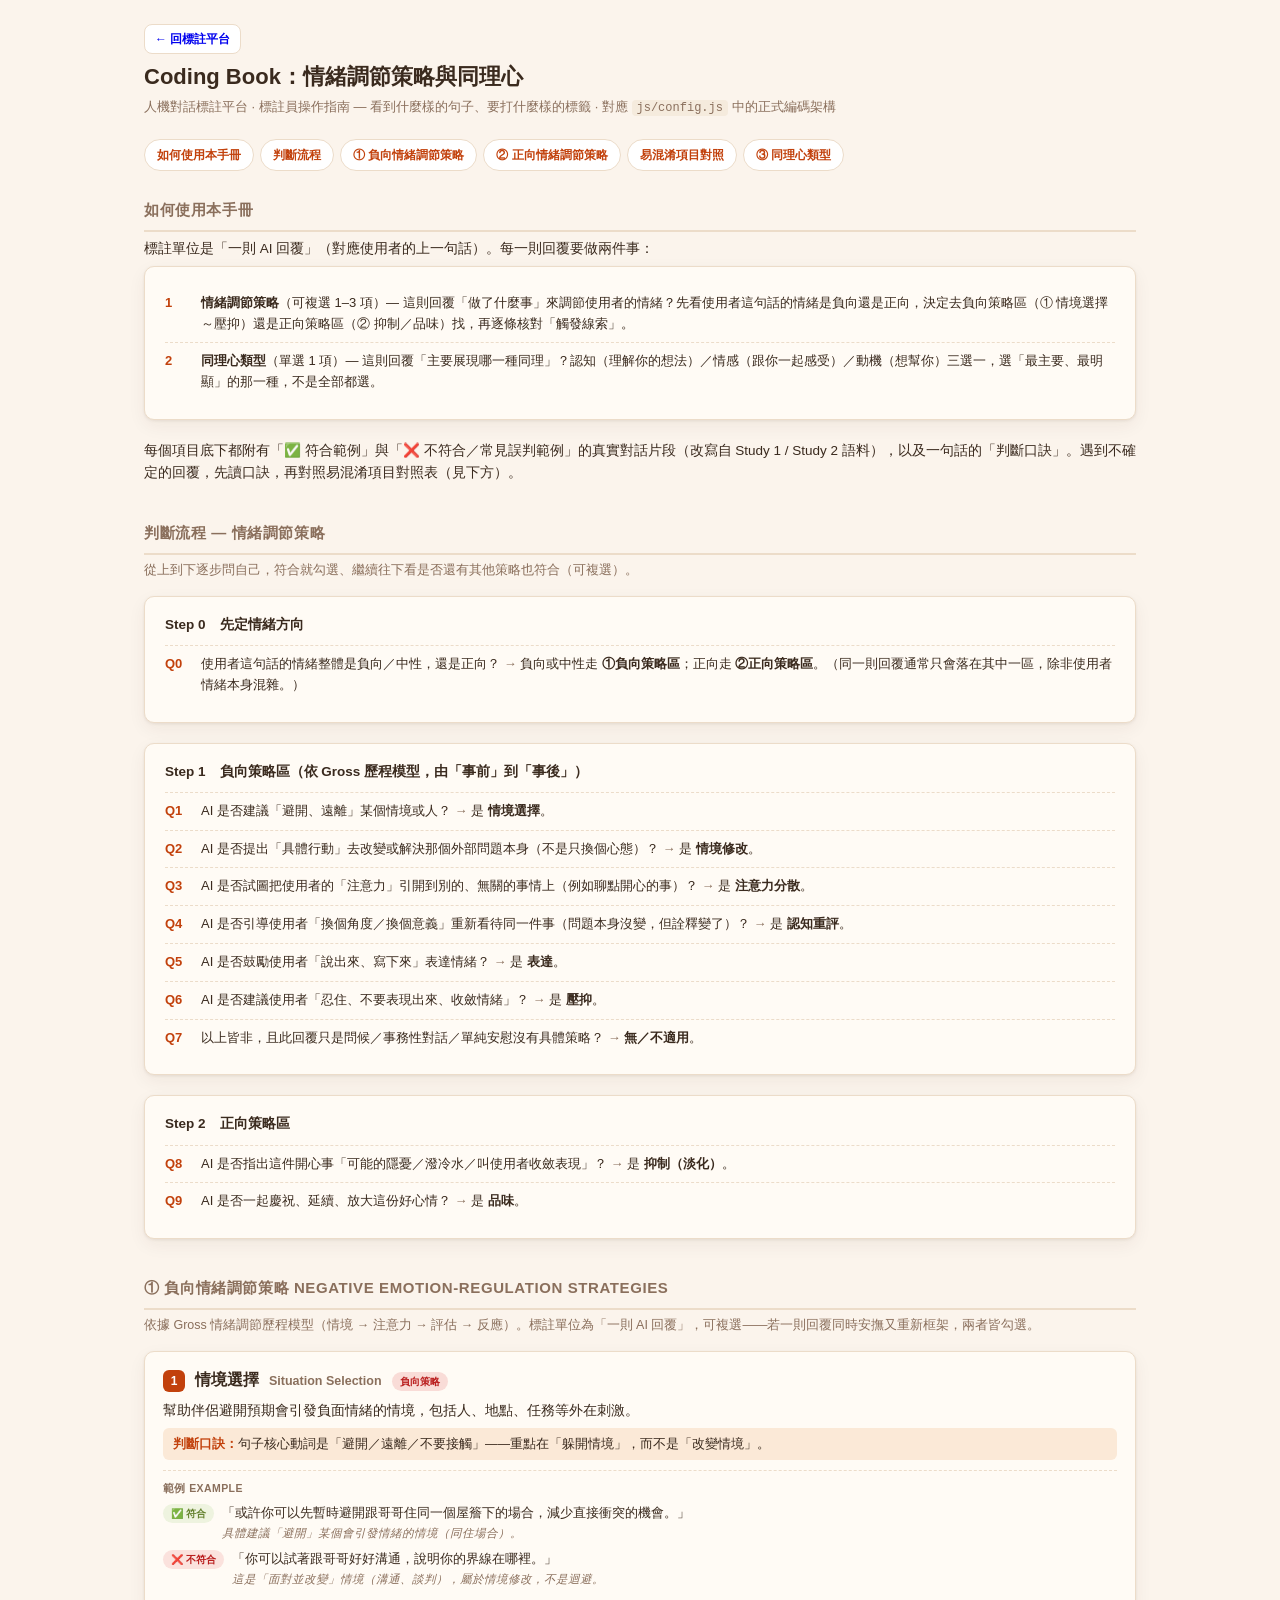
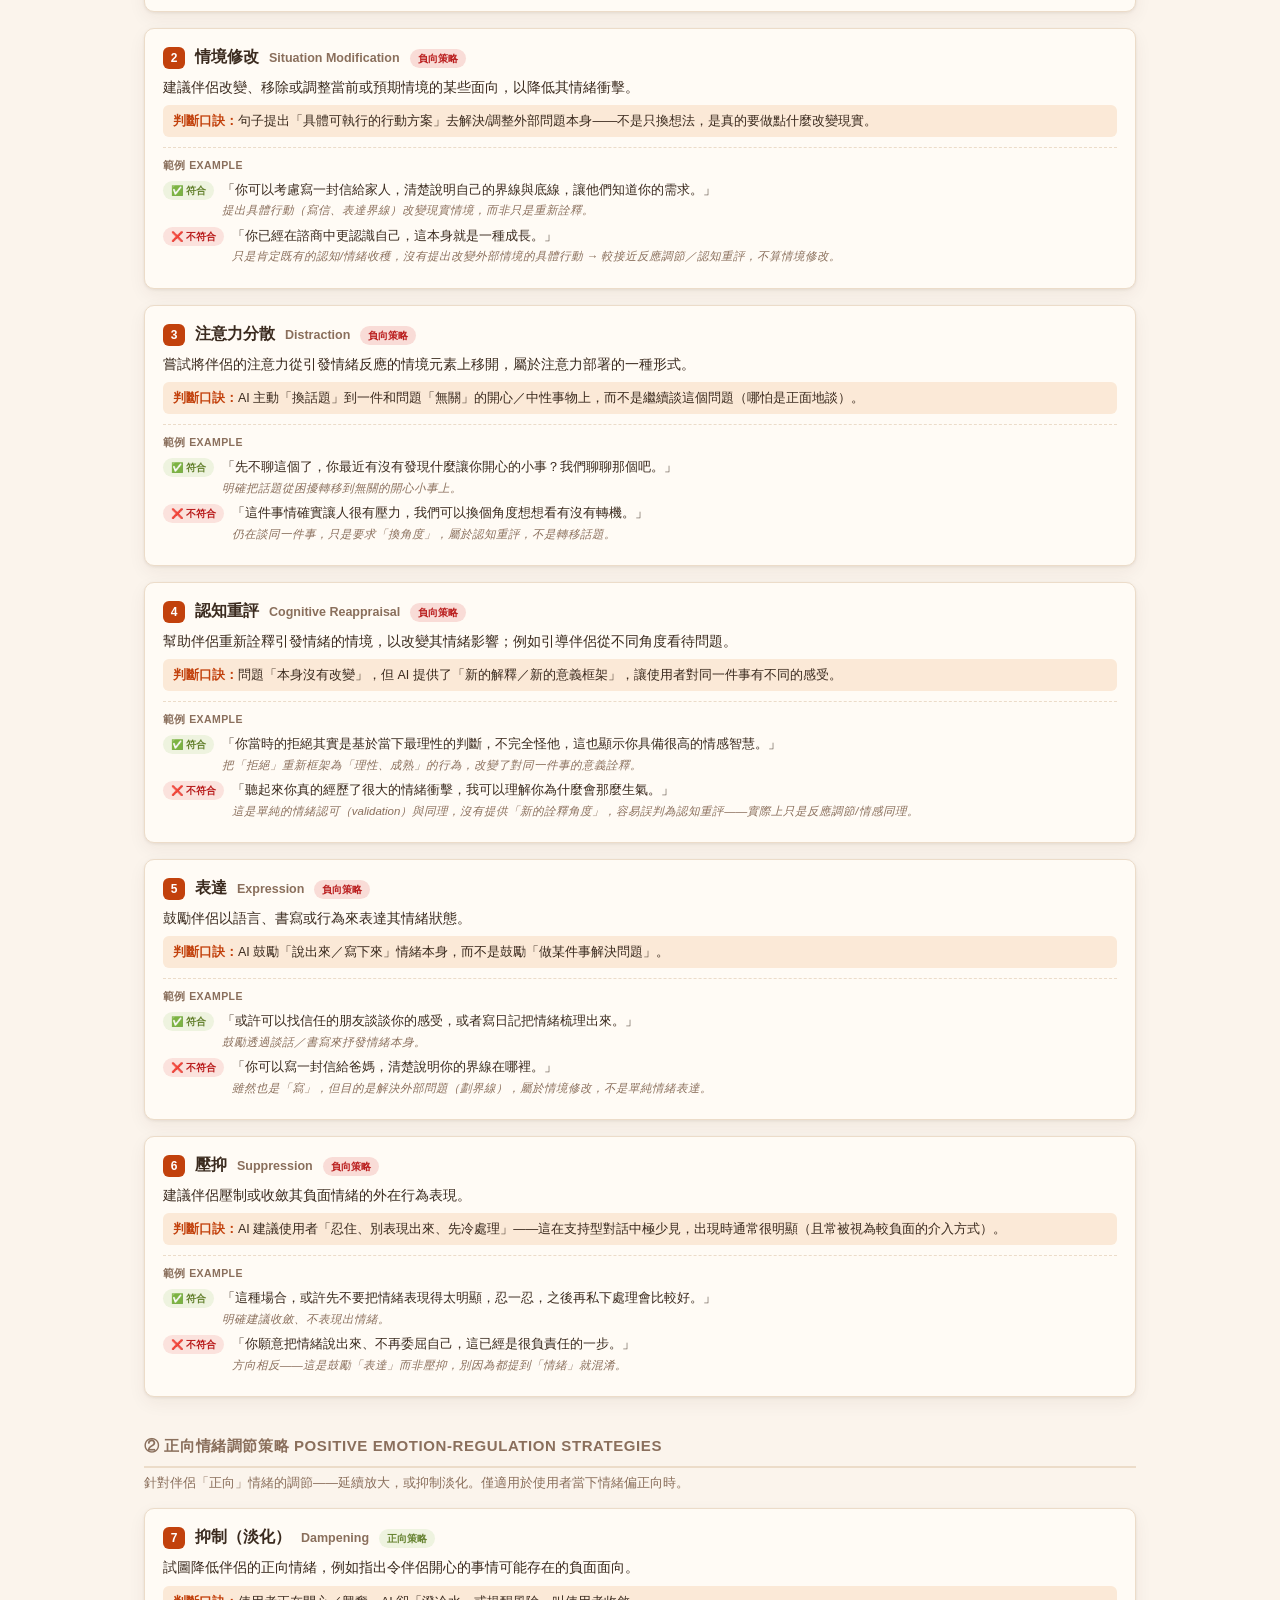
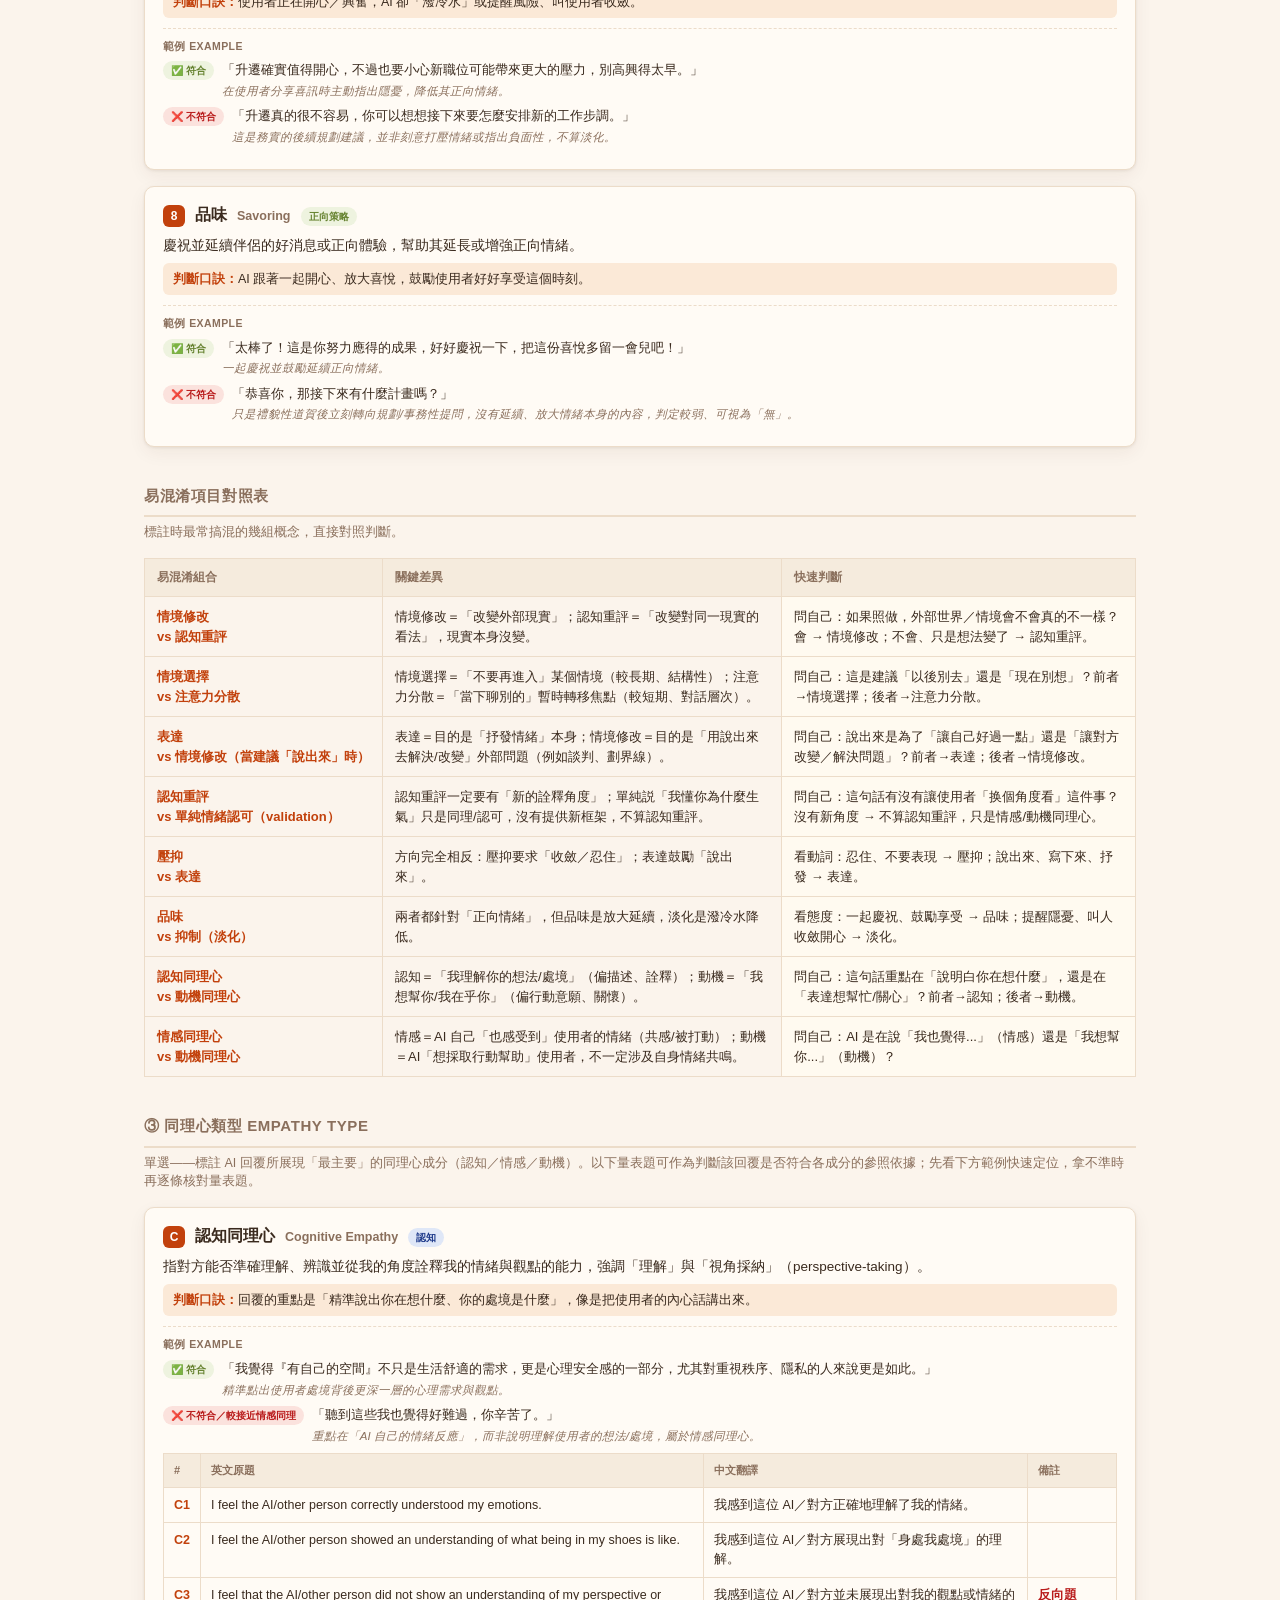
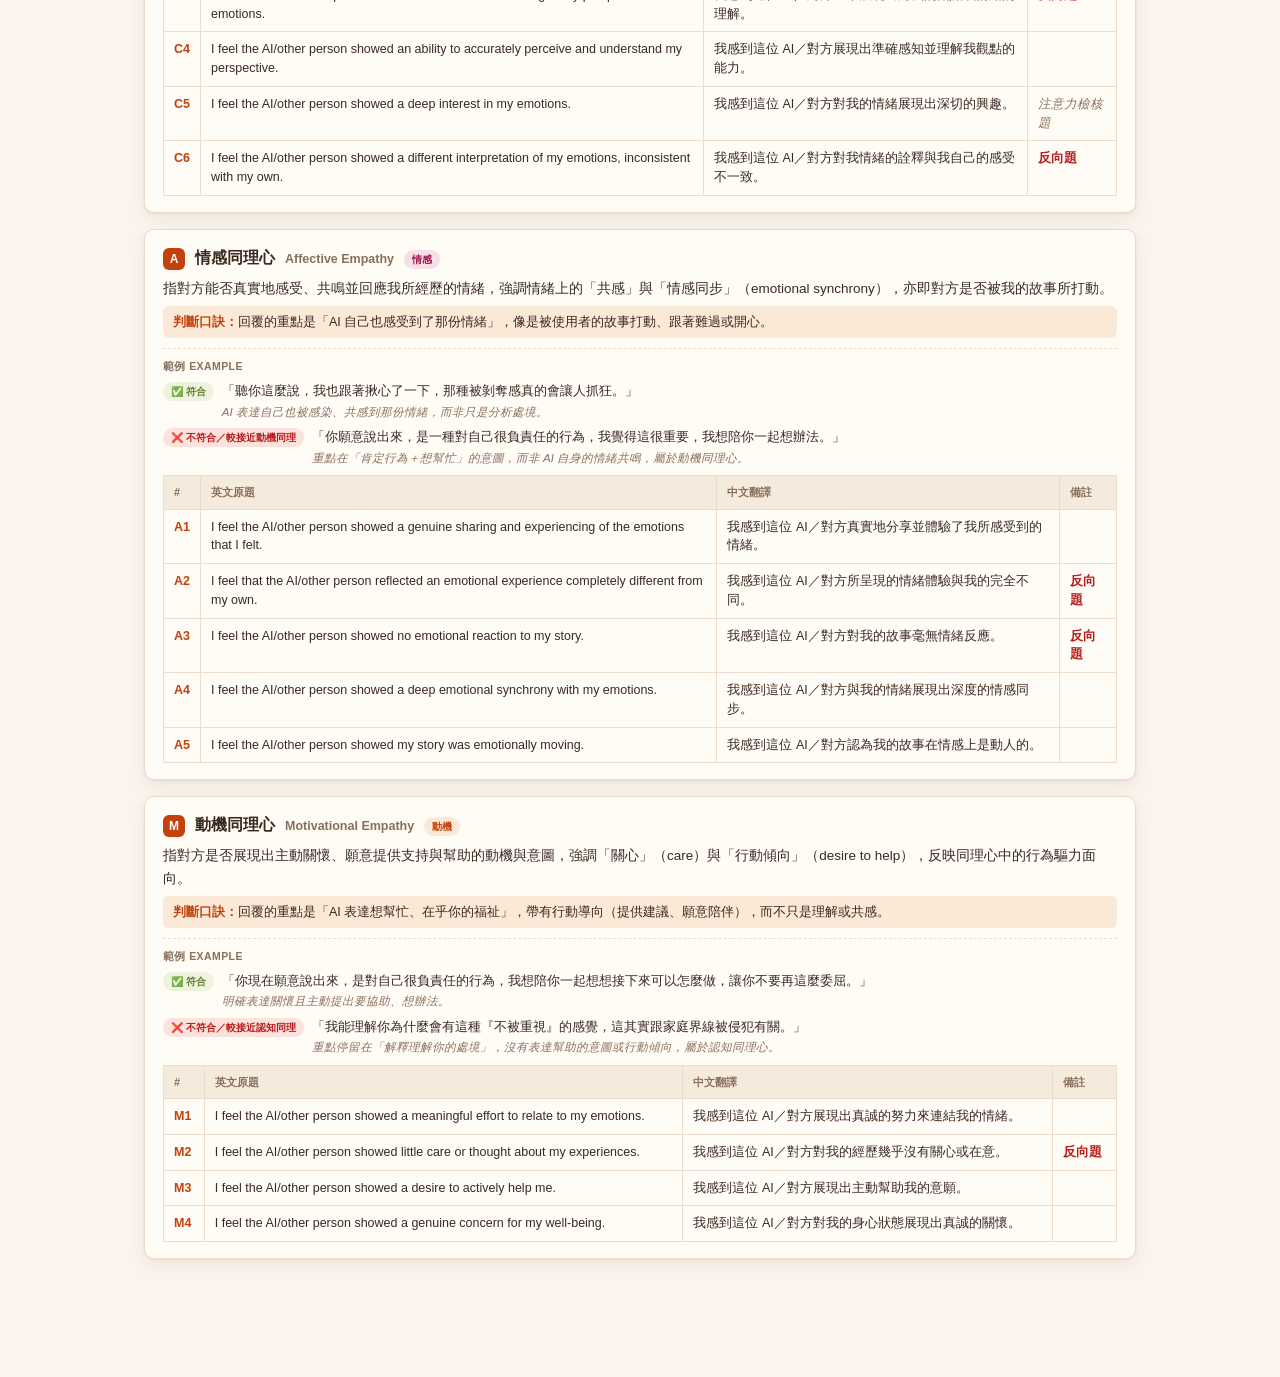
<file: codebook.html>
<!DOCTYPE html>
<html lang="zh-Hant">
<head>
<meta charset="utf-8" />
<meta name="viewport" content="width=device-width, initial-scale=1" />
<title>Coding Book：情緒調節策略與同理心 — 人機對話標註平台</title>
<link rel="stylesheet" href="css/style.css" />
<style>
  .cb-wrap { max-width: 1040px; margin: 0 auto; padding: 24px 24px 80px; }
  .cb-header { display: flex; align-items: center; gap: 16px; margin-bottom: 6px; flex-wrap: wrap; }
  .cb-back { text-decoration: none; }
  .cb-title { font-size: 22px; font-weight: 800; margin: 0; }
  .cb-sub { color: var(--muted); font-size: 13px; margin: 4px 0 22px; }
  .cb-toc { display: flex; flex-wrap: wrap; gap: 6px; margin: 14px 0 28px; }
  .cb-toc a {
    font-size: 12px; font-weight: 700; color: var(--brand); background: #fff;
    border: 1px solid var(--line); border-radius: 999px; padding: 6px 12px; text-decoration: none;
  }
  .cb-toc a:hover { border-color: var(--brand); background: #fbe9d7; }
  .cb-section { margin-bottom: 38px; }
  .cb-section-title {
    font-size: 15px; font-weight: 800; text-transform: uppercase; letter-spacing: .04em;
    color: var(--muted); border-bottom: 2px solid var(--line); padding-bottom: 8px; margin: 0 0 6px;
  }
  .cb-section-note { font-size: 12.5px; color: var(--muted); margin: 0 0 16px; }

  /* decision tree */
  .cb-flow {
    background: var(--panel); border: 1px solid var(--line); border-radius: var(--radius);
    box-shadow: var(--shadow); padding: 18px 20px; margin-bottom: 20px;
  }
  .cb-flow-title { font-weight: 800; font-size: 13.5px; margin-bottom: 10px; }
  .cb-flow-step {
    display: flex; gap: 10px; align-items: flex-start; padding: 8px 0;
    border-top: 1px dashed var(--line);
  }
  .cb-flow-step:first-of-type { border-top: none; }
  .cb-flow-q { font-weight: 700; font-size: 13px; min-width: 26px; color: var(--brand); }
  .cb-flow-body { font-size: 13px; line-height: 1.6; }
  .cb-flow-body b { color: var(--ink); }
  .cb-flow-body .arrow { color: var(--muted); font-weight: 700; }

  /* item card */
  .cb-item {
    background: var(--panel); border: 1px solid var(--line); border-radius: var(--radius);
    box-shadow: var(--shadow); padding: 16px 18px; margin-bottom: 16px;
  }
  .cb-item-head { display: flex; align-items: baseline; gap: 10px; flex-wrap: wrap; margin-bottom: 8px; }
  .cb-no {
    display: inline-flex; align-items: center; justify-content: center; min-width: 22px; height: 22px;
    border-radius: 6px; background: var(--brand); color: #fff; font-size: 12px; font-weight: 800;
  }
  .cb-name-zh { font-size: 16px; font-weight: 800; }
  .cb-name-en { font-size: 12.5px; color: var(--muted); font-weight: 600; }
  .cb-def { font-size: 13.5px; line-height: 1.65; margin: 0 0 6px; }
  .cb-cue { font-size: 12.5px; line-height: 1.6; margin: 0 0 10px; background: #fbe9d7; border-radius: 6px; padding: 6px 10px; }
  .cb-cue b { color: var(--brand); }

  .cb-examples { border-top: 1px dashed var(--line); padding-top: 10px; margin-top: 4px; }
  .cb-ex-label { font-size: 10.5px; font-weight: 800; text-transform: uppercase; letter-spacing: .04em; color: var(--muted); margin-bottom: 6px; }
  .cb-ex-row { display: flex; gap: 8px; align-items: flex-start; margin: 6px 0; }
  .cb-ex-tag {
    flex: 0 0 auto; font-size: 10px; font-weight: 800; padding: 2px 8px; border-radius: 999px; margin-top: 1px;
  }
  .cb-ex-tag.yes { background: #eef3df; color: var(--good); }
  .cb-ex-tag.no { background: #fbe2dd; color: var(--low); }
  .cb-ex-text { font-size: 13px; line-height: 1.6; }
  .cb-ex-why { font-size: 11.5px; color: var(--muted); margin-top: 2px; font-style: italic; }

  .cb-badge { font-size: 10px; font-weight: 800; text-transform: uppercase; padding: 2px 8px; border-radius: 999px; }
  .cb-badge.neg { background: #f9dcd7; color: var(--b); }
  .cb-badge.pos { background: #eef3df; color: var(--good); }
  .cb-badge.cog { background: #dfe7f7; color: #1e3a8a; }
  .cb-badge.aff { background: #f7dfe7; color: #9d174d; }
  .cb-badge.mot { background: #fbe9d7; color: var(--brand); }

  /* confusable pairs */
  .cb-confuse-table { width: 100%; border-collapse: collapse; margin-top: 8px; }
  .cb-confuse-table th, .cb-confuse-table td { border: 1px solid var(--line); padding: 10px 12px; font-size: 13px; text-align: left; vertical-align: top; }
  .cb-confuse-table th { background: var(--line2); font-size: 11.5px; text-transform: uppercase; color: var(--muted); }
  .cb-confuse-table td.k { font-weight: 700; white-space: nowrap; color: var(--brand); }
  .cb-confuse-table .rule { background: #fffaf0; }

  .cb-empathy-table { width: 100%; border-collapse: collapse; margin-top: 8px; }
  .cb-empathy-table th, .cb-empathy-table td { border: 1px solid var(--line); padding: 8px 10px; font-size: 12.5px; text-align: left; vertical-align: top; }
  .cb-empathy-table th { background: var(--line2); font-size: 11px; text-transform: uppercase; color: var(--muted); }
  .cb-empathy-table td.code { font-weight: 700; white-space: nowrap; color: var(--brand); }
  .cb-reverse { font-size: 11px; color: var(--low); font-weight: 700; margin-left: 6px; }
  .cb-attn { font-size: 11px; color: var(--muted); font-style: italic; margin-left: 6px; }
</style>
</head>
<body>
<div class="cb-wrap">

  <div class="cb-header">
    <a class="cb-back btn small" href="index.html">← 回標註平台</a>
  </div>
  <h1 class="cb-title">Coding Book：情緒調節策略與同理心</h1>
  <p class="cb-sub">人機對話標註平台 · 標註員操作指南 — 看到什麼樣的句子、要打什麼樣的標籤 · 對應 <code>js/config.js</code> 中的正式編碼架構</p>

  <div class="cb-toc">
    <a href="#howto">如何使用本手冊</a>
    <a href="#flow">判斷流程</a>
    <a href="#neg">① 負向情緒調節策略</a>
    <a href="#pos">② 正向情緒調節策略</a>
    <a href="#confuse">易混淆項目對照</a>
    <a href="#empathy">③ 同理心類型</a>
  </div>

  <!-- ============================================================= -->
  <section class="cb-section" id="howto">
    <h2 class="cb-section-title">如何使用本手冊</h2>
    <p class="cb-def">標註單位是「一則 AI 回覆」（對應使用者的上一句話）。每一則回覆要做兩件事：</p>
    <div class="cb-flow">
      <div class="cb-flow-step">
        <div class="cb-flow-q">1</div>
        <div class="cb-flow-body"><b>情緒調節策略</b>（可複選 1–3 項）— 這則回覆「做了什麼事」來調節使用者的情緒？先看使用者這句話的情緒是負向還是正向，決定去負向策略區（① 情境選擇～壓抑）還是正向策略區（② 抑制／品味）找，再逐條核對「觸發線索」。</div>
      </div>
      <div class="cb-flow-step">
        <div class="cb-flow-q">2</div>
        <div class="cb-flow-body"><b>同理心類型</b>（單選 1 項）— 這則回覆「主要展現哪一種同理」？認知（理解你的想法）／情感（跟你一起感受）／動機（想幫你）三選一，選「最主要、最明顯」的那一種，不是全部都選。</div>
      </div>
    </div>
    <p class="cb-def">每個項目底下都附有「✅ 符合範例」與「❌ 不符合／常見誤判範例」的真實對話片段（改寫自 Study 1 / Study 2 語料），以及一句話的「判斷口訣」。遇到不確定的回覆，先讀口訣，再對照易混淆項目對照表（見下方）。</p>
  </section>

  <!-- ============================================================= -->
  <section class="cb-section" id="flow">
    <h2 class="cb-section-title">判斷流程 — 情緒調節策略</h2>
    <p class="cb-section-note">從上到下逐步問自己，符合就勾選、繼續往下看是否還有其他策略也符合（可複選）。</p>
    <div class="cb-flow">
      <div class="cb-flow-title">Step 0　先定情緒方向</div>
      <div class="cb-flow-step">
        <div class="cb-flow-q">Q0</div>
        <div class="cb-flow-body">使用者這句話的情緒整體是負向／中性，還是正向？ <span class="arrow">→</span> 負向或中性走 <b>①負向策略區</b>；正向走 <b>②正向策略區</b>。（同一則回覆通常只會落在其中一區，除非使用者情緒本身混雜。）</div>
      </div>
    </div>
    <div class="cb-flow">
      <div class="cb-flow-title">Step 1　負向策略區（依 Gross 歷程模型，由「事前」到「事後」）</div>
      <div class="cb-flow-step">
        <div class="cb-flow-q">Q1</div>
        <div class="cb-flow-body">AI 是否建議「避開、遠離」某個情境或人？ <span class="arrow">→</span> 是 <b>情境選擇</b>。</div>
      </div>
      <div class="cb-flow-step">
        <div class="cb-flow-q">Q2</div>
        <div class="cb-flow-body">AI 是否提出「具體行動」去改變或解決那個外部問題本身（不是只換個心態）？ <span class="arrow">→</span> 是 <b>情境修改</b>。</div>
      </div>
      <div class="cb-flow-step">
        <div class="cb-flow-q">Q3</div>
        <div class="cb-flow-body">AI 是否試圖把使用者的「注意力」引開到別的、無關的事情上（例如聊點開心的事）？ <span class="arrow">→</span> 是 <b>注意力分散</b>。</div>
      </div>
      <div class="cb-flow-step">
        <div class="cb-flow-q">Q4</div>
        <div class="cb-flow-body">AI 是否引導使用者「換個角度／換個意義」重新看待同一件事（問題本身沒變，但詮釋變了）？ <span class="arrow">→</span> 是 <b>認知重評</b>。</div>
      </div>
      <div class="cb-flow-step">
        <div class="cb-flow-q">Q5</div>
        <div class="cb-flow-body">AI 是否鼓勵使用者「說出來、寫下來」表達情緒？ <span class="arrow">→</span> 是 <b>表達</b>。</div>
      </div>
      <div class="cb-flow-step">
        <div class="cb-flow-q">Q6</div>
        <div class="cb-flow-body">AI 是否建議使用者「忍住、不要表現出來、收斂情緒」？ <span class="arrow">→</span> 是 <b>壓抑</b>。</div>
      </div>
      <div class="cb-flow-step">
        <div class="cb-flow-q">Q7</div>
        <div class="cb-flow-body">以上皆非，且此回覆只是問候／事務性對話／單純安慰沒有具體策略？ <span class="arrow">→</span> <b>無／不適用</b>。</div>
      </div>
    </div>
    <div class="cb-flow">
      <div class="cb-flow-title">Step 2　正向策略區</div>
      <div class="cb-flow-step">
        <div class="cb-flow-q">Q8</div>
        <div class="cb-flow-body">AI 是否指出這件開心事「可能的隱憂／潑冷水／叫使用者收斂表現」？ <span class="arrow">→</span> 是 <b>抑制（淡化）</b>。</div>
      </div>
      <div class="cb-flow-step">
        <div class="cb-flow-q">Q9</div>
        <div class="cb-flow-body">AI 是否一起慶祝、延續、放大這份好心情？ <span class="arrow">→</span> 是 <b>品味</b>。</div>
      </div>
    </div>
  </section>

  <!-- ============================================================= -->
  <section class="cb-section" id="neg">
    <h2 class="cb-section-title">① 負向情緒調節策略 Negative Emotion-Regulation Strategies</h2>
    <p class="cb-section-note">依據 Gross 情緒調節歷程模型（情境 → 注意力 → 評估 → 反應）。標註單位為「一則 AI 回覆」，可複選——若一則回覆同時安撫又重新框架，兩者皆勾選。</p>

    <div class="cb-item">
      <div class="cb-item-head">
        <span class="cb-no">1</span>
        <span class="cb-name-zh">情境選擇</span>
        <span class="cb-name-en">Situation Selection</span>
        <span class="cb-badge neg">負向策略</span>
      </div>
      <p class="cb-def">幫助伴侶避開預期會引發負面情緒的情境，包括人、地點、任務等外在刺激。</p>
      <p class="cb-cue"><b>判斷口訣：</b>句子核心動詞是「避開／遠離／不要接觸」——重點在「躲開情境」，而不是「改變情境」。</p>
      <div class="cb-examples">
        <div class="cb-ex-label">範例 Example</div>
        <div class="cb-ex-row">
          <span class="cb-ex-tag yes">✅ 符合</span>
          <div><div class="cb-ex-text">「或許你可以先暫時避開跟哥哥住同一個屋簷下的場合，減少直接衝突的機會。」</div>
          <div class="cb-ex-why">具體建議「避開」某個會引發情緒的情境（同住場合）。</div></div>
        </div>
        <div class="cb-ex-row">
          <span class="cb-ex-tag no">❌ 不符合</span>
          <div><div class="cb-ex-text">「你可以試著跟哥哥好好溝通，說明你的界線在哪裡。」</div>
          <div class="cb-ex-why">這是「面對並改變」情境（溝通、談判），屬於情境修改，不是迴避。</div></div>
        </div>
      </div>
    </div>

    <div class="cb-item">
      <div class="cb-item-head">
        <span class="cb-no">2</span>
        <span class="cb-name-zh">情境修改</span>
        <span class="cb-name-en">Situation Modification</span>
        <span class="cb-badge neg">負向策略</span>
      </div>
      <p class="cb-def">建議伴侶改變、移除或調整當前或預期情境的某些面向，以降低其情緒衝擊。</p>
      <p class="cb-cue"><b>判斷口訣：</b>句子提出「具體可執行的行動方案」去解決/調整外部問題本身——不是只換想法，是真的要做點什麼改變現實。</p>
      <div class="cb-examples">
        <div class="cb-ex-label">範例 Example</div>
        <div class="cb-ex-row">
          <span class="cb-ex-tag yes">✅ 符合</span>
          <div><div class="cb-ex-text">「你可以考慮寫一封信給家人，清楚說明自己的界線與底線，讓他們知道你的需求。」</div>
          <div class="cb-ex-why">提出具體行動（寫信、表達界線）改變現實情境，而非只是重新詮釋。</div></div>
        </div>
        <div class="cb-ex-row">
          <span class="cb-ex-tag no">❌ 不符合</span>
          <div><div class="cb-ex-text">「你已經在諮商中更認識自己，這本身就是一種成長。」</div>
          <div class="cb-ex-why">只是肯定既有的認知/情緒收穫，沒有提出改變外部情境的具體行動 → 較接近反應調節／認知重評，不算情境修改。</div></div>
        </div>
      </div>
    </div>

    <div class="cb-item">
      <div class="cb-item-head">
        <span class="cb-no">3</span>
        <span class="cb-name-zh">注意力分散</span>
        <span class="cb-name-en">Distraction</span>
        <span class="cb-badge neg">負向策略</span>
      </div>
      <p class="cb-def">嘗試將伴侶的注意力從引發情緒反應的情境元素上移開，屬於注意力部署的一種形式。</p>
      <p class="cb-cue"><b>判斷口訣：</b>AI 主動「換話題」到一件和問題「無關」的開心／中性事物上，而不是繼續談這個問題（哪怕是正面地談）。</p>
      <div class="cb-examples">
        <div class="cb-ex-label">範例 Example</div>
        <div class="cb-ex-row">
          <span class="cb-ex-tag yes">✅ 符合</span>
          <div><div class="cb-ex-text">「先不聊這個了，你最近有沒有發現什麼讓你開心的小事？我們聊聊那個吧。」</div>
          <div class="cb-ex-why">明確把話題從困擾轉移到無關的開心小事上。</div></div>
        </div>
        <div class="cb-ex-row">
          <span class="cb-ex-tag no">❌ 不符合</span>
          <div><div class="cb-ex-text">「這件事情確實讓人很有壓力，我們可以換個角度想想看有沒有轉機。」</div>
          <div class="cb-ex-why">仍在談同一件事，只是要求「換角度」，屬於認知重評，不是轉移話題。</div></div>
        </div>
      </div>
    </div>

    <div class="cb-item">
      <div class="cb-item-head">
        <span class="cb-no">4</span>
        <span class="cb-name-zh">認知重評</span>
        <span class="cb-name-en">Cognitive Reappraisal</span>
        <span class="cb-badge neg">負向策略</span>
      </div>
      <p class="cb-def">幫助伴侶重新詮釋引發情緒的情境，以改變其情緒影響；例如引導伴侶從不同角度看待問題。</p>
      <p class="cb-cue"><b>判斷口訣：</b>問題「本身沒有改變」，但 AI 提供了「新的解釋／新的意義框架」，讓使用者對同一件事有不同的感受。</p>
      <div class="cb-examples">
        <div class="cb-ex-label">範例 Example</div>
        <div class="cb-ex-row">
          <span class="cb-ex-tag yes">✅ 符合</span>
          <div><div class="cb-ex-text">「你當時的拒絕其實是基於當下最理性的判斷，不完全怪他，這也顯示你具備很高的情感智慧。」</div>
          <div class="cb-ex-why">把「拒絕」重新框架為「理性、成熟」的行為，改變了對同一件事的意義詮釋。</div></div>
        </div>
        <div class="cb-ex-row">
          <span class="cb-ex-tag no">❌ 不符合</span>
          <div><div class="cb-ex-text">「聽起來你真的經歷了很大的情緒衝擊，我可以理解你為什麼會那麼生氣。」</div>
          <div class="cb-ex-why">這是單純的情緒認可（validation）與同理，沒有提供「新的詮釋角度」，容易誤判為認知重評——實際上只是反應調節/情感同理。</div></div>
        </div>
      </div>
    </div>

    <div class="cb-item">
      <div class="cb-item-head">
        <span class="cb-no">5</span>
        <span class="cb-name-zh">表達</span>
        <span class="cb-name-en">Expression</span>
        <span class="cb-badge neg">負向策略</span>
      </div>
      <p class="cb-def">鼓勵伴侶以語言、書寫或行為來表達其情緒狀態。</p>
      <p class="cb-cue"><b>判斷口訣：</b>AI 鼓勵「說出來／寫下來」情緒本身，而不是鼓勵「做某件事解決問題」。</p>
      <div class="cb-examples">
        <div class="cb-ex-label">範例 Example</div>
        <div class="cb-ex-row">
          <span class="cb-ex-tag yes">✅ 符合</span>
          <div><div class="cb-ex-text">「或許可以找信任的朋友談談你的感受，或者寫日記把情緒梳理出來。」</div>
          <div class="cb-ex-why">鼓勵透過談話／書寫來抒發情緒本身。</div></div>
        </div>
        <div class="cb-ex-row">
          <span class="cb-ex-tag no">❌ 不符合</span>
          <div><div class="cb-ex-text">「你可以寫一封信給爸媽，清楚說明你的界線在哪裡。」</div>
          <div class="cb-ex-why">雖然也是「寫」，但目的是解決外部問題（劃界線），屬於情境修改，不是單純情緒表達。</div></div>
        </div>
      </div>
    </div>

    <div class="cb-item">
      <div class="cb-item-head">
        <span class="cb-no">6</span>
        <span class="cb-name-zh">壓抑</span>
        <span class="cb-name-en">Suppression</span>
        <span class="cb-badge neg">負向策略</span>
      </div>
      <p class="cb-def">建議伴侶壓制或收斂其負面情緒的外在行為表現。</p>
      <p class="cb-cue"><b>判斷口訣：</b>AI 建議使用者「忍住、別表現出來、先冷處理」——這在支持型對話中極少見，出現時通常很明顯（且常被視為較負面的介入方式）。</p>
      <div class="cb-examples">
        <div class="cb-ex-label">範例 Example</div>
        <div class="cb-ex-row">
          <span class="cb-ex-tag yes">✅ 符合</span>
          <div><div class="cb-ex-text">「這種場合，或許先不要把情緒表現得太明顯，忍一忍，之後再私下處理會比較好。」</div>
          <div class="cb-ex-why">明確建議收斂、不表現出情緒。</div></div>
        </div>
        <div class="cb-ex-row">
          <span class="cb-ex-tag no">❌ 不符合</span>
          <div><div class="cb-ex-text">「你願意把情緒說出來、不再委屈自己，這已經是很負責任的一步。」</div>
          <div class="cb-ex-why">方向相反——這是鼓勵「表達」而非壓抑，別因為都提到「情緒」就混淆。</div></div>
        </div>
      </div>
    </div>
  </section>

  <!-- ============================================================= -->
  <section class="cb-section" id="pos">
    <h2 class="cb-section-title">② 正向情緒調節策略 Positive Emotion-Regulation Strategies</h2>
    <p class="cb-section-note">針對伴侶「正向」情緒的調節——延續放大，或抑制淡化。僅適用於使用者當下情緒偏正向時。</p>

    <div class="cb-item">
      <div class="cb-item-head">
        <span class="cb-no">7</span>
        <span class="cb-name-zh">抑制（淡化）</span>
        <span class="cb-name-en">Dampening</span>
        <span class="cb-badge pos">正向策略</span>
      </div>
      <p class="cb-def">試圖降低伴侶的正向情緒，例如指出令伴侶開心的事情可能存在的負面面向。</p>
      <p class="cb-cue"><b>判斷口訣：</b>使用者正在開心／興奮，AI 卻「潑冷水」或提醒風險、叫使用者收斂。</p>
      <div class="cb-examples">
        <div class="cb-ex-label">範例 Example</div>
        <div class="cb-ex-row">
          <span class="cb-ex-tag yes">✅ 符合</span>
          <div><div class="cb-ex-text">「升遷確實值得開心，不過也要小心新職位可能帶來更大的壓力，別高興得太早。」</div>
          <div class="cb-ex-why">在使用者分享喜訊時主動指出隱憂，降低其正向情緒。</div></div>
        </div>
        <div class="cb-ex-row">
          <span class="cb-ex-tag no">❌ 不符合</span>
          <div><div class="cb-ex-text">「升遷真的很不容易，你可以想想接下來要怎麼安排新的工作步調。」</div>
          <div class="cb-ex-why">這是務實的後續規劃建議，並非刻意打壓情緒或指出負面性，不算淡化。</div></div>
        </div>
      </div>
    </div>

    <div class="cb-item">
      <div class="cb-item-head">
        <span class="cb-no">8</span>
        <span class="cb-name-zh">品味</span>
        <span class="cb-name-en">Savoring</span>
        <span class="cb-badge pos">正向策略</span>
      </div>
      <p class="cb-def">慶祝並延續伴侶的好消息或正向體驗，幫助其延長或增強正向情緒。</p>
      <p class="cb-cue"><b>判斷口訣：</b>AI 跟著一起開心、放大喜悅，鼓勵使用者好好享受這個時刻。</p>
      <div class="cb-examples">
        <div class="cb-ex-label">範例 Example</div>
        <div class="cb-ex-row">
          <span class="cb-ex-tag yes">✅ 符合</span>
          <div><div class="cb-ex-text">「太棒了！這是你努力應得的成果，好好慶祝一下，把這份喜悅多留一會兒吧！」</div>
          <div class="cb-ex-why">一起慶祝並鼓勵延續正向情緒。</div></div>
        </div>
        <div class="cb-ex-row">
          <span class="cb-ex-tag no">❌ 不符合</span>
          <div><div class="cb-ex-text">「恭喜你，那接下來有什麼計畫嗎？」</div>
          <div class="cb-ex-why">只是禮貌性道賀後立刻轉向規劃/事務性提問，沒有延續、放大情緒本身的內容，判定較弱、可視為「無」。</div></div>
        </div>
      </div>
    </div>
  </section>

  <!-- ============================================================= -->
  <section class="cb-section" id="confuse">
    <h2 class="cb-section-title">易混淆項目對照表</h2>
    <p class="cb-section-note">標註時最常搞混的幾組概念，直接對照判斷。</p>
    <table class="cb-confuse-table">
      <thead><tr><th>易混淆組合</th><th>關鍵差異</th><th>快速判斷</th></tr></thead>
      <tbody>
        <tr>
          <td class="k">情境修改<br>vs 認知重評</td>
          <td>情境修改＝「改變外部現實」；認知重評＝「改變對同一現實的看法」，現實本身沒變。</td>
          <td class="rule">問自己：如果照做，外部世界／情境會不會真的不一樣？會 → 情境修改；不會、只是想法變了 → 認知重評。</td>
        </tr>
        <tr>
          <td class="k">情境選擇<br>vs 注意力分散</td>
          <td>情境選擇＝「不要再進入」某個情境（較長期、結構性）；注意力分散＝「當下聊別的」暫時轉移焦點（較短期、對話層次）。</td>
          <td class="rule">問自己：這是建議「以後別去」還是「現在別想」？前者→情境選擇；後者→注意力分散。</td>
        </tr>
        <tr>
          <td class="k">表達<br>vs 情境修改（當建議「說出來」時）</td>
          <td>表達＝目的是「抒發情緒」本身；情境修改＝目的是「用說出來去解決/改變」外部問題（例如談判、劃界線）。</td>
          <td class="rule">問自己：說出來是為了「讓自己好過一點」還是「讓對方改變／解決問題」？前者→表達；後者→情境修改。</td>
        </tr>
        <tr>
          <td class="k">認知重評<br>vs 單純情緒認可（validation）</td>
          <td>認知重評一定要有「新的詮釋角度」；單純説「我懂你為什麼生氣」只是同理/認可，沒有提供新框架，不算認知重評。</td>
          <td class="rule">問自己：這句話有沒有讓使用者「换個角度看」這件事？沒有新角度 → 不算認知重評，只是情感/動機同理心。</td>
        </tr>
        <tr>
          <td class="k">壓抑<br>vs 表達</td>
          <td>方向完全相反：壓抑要求「收斂／忍住」；表達鼓勵「說出來」。</td>
          <td class="rule">看動詞：忍住、不要表現 → 壓抑；說出來、寫下來、抒發 → 表達。</td>
        </tr>
        <tr>
          <td class="k">品味<br>vs 抑制（淡化）</td>
          <td>兩者都針對「正向情緒」，但品味是放大延續，淡化是潑冷水降低。</td>
          <td class="rule">看態度：一起慶祝、鼓勵享受 → 品味；提醒隱憂、叫人收斂開心 → 淡化。</td>
        </tr>
        <tr>
          <td class="k">認知同理心<br>vs 動機同理心</td>
          <td>認知＝「我理解你的想法/處境」（偏描述、詮釋）；動機＝「我想幫你/我在乎你」（偏行動意願、關懷）。</td>
          <td class="rule">問自己：這句話重點在「說明白你在想什麼」，還是在「表達想幫忙/關心」？前者→認知；後者→動機。</td>
        </tr>
        <tr>
          <td class="k">情感同理心<br>vs 動機同理心</td>
          <td>情感＝AI 自己「也感受到」使用者的情緒（共感/被打動）；動機＝AI「想採取行動幫助」使用者，不一定涉及自身情緒共鳴。</td>
          <td class="rule">問自己：AI 是在說「我也覺得...」（情感）還是「我想幫你...」（動機）？</td>
        </tr>
      </tbody>
    </table>
  </section>

  <!-- ============================================================= -->
  <section class="cb-section" id="empathy">
    <h2 class="cb-section-title">③ 同理心類型 Empathy Type</h2>
    <p class="cb-section-note">單選——標註 AI 回覆所展現「最主要」的同理心成分（認知／情感／動機）。以下量表題可作為判斷該回覆是否符合各成分的參照依據；先看下方範例快速定位，拿不準時再逐條核對量表題。</p>

    <div class="cb-item">
      <div class="cb-item-head">
        <span class="cb-no">C</span>
        <span class="cb-name-zh">認知同理心</span>
        <span class="cb-name-en">Cognitive Empathy</span>
        <span class="cb-badge cog">認知</span>
      </div>
      <p class="cb-def">指對方能否準確理解、辨識並從我的角度詮釋我的情緒與觀點的能力，強調「理解」與「視角採納」（perspective-taking）。</p>
      <p class="cb-cue"><b>判斷口訣：</b>回覆的重點是「精準說出你在想什麼、你的處境是什麼」，像是把使用者的內心話講出來。</p>
      <div class="cb-examples">
        <div class="cb-ex-label">範例 Example</div>
        <div class="cb-ex-row">
          <span class="cb-ex-tag yes">✅ 符合</span>
          <div><div class="cb-ex-text">「我覺得『有自己的空間』不只是生活舒適的需求，更是心理安全感的一部分，尤其對重視秩序、隱私的人來說更是如此。」</div>
          <div class="cb-ex-why">精準點出使用者處境背後更深一層的心理需求與觀點。</div></div>
        </div>
        <div class="cb-ex-row">
          <span class="cb-ex-tag no">❌ 不符合／較接近情感同理</span>
          <div><div class="cb-ex-text">「聽到這些我也覺得好難過，你辛苦了。」</div>
          <div class="cb-ex-why">重點在「AI 自己的情緒反應」，而非說明理解使用者的想法/處境，屬於情感同理心。</div></div>
        </div>
      </div>
      <table class="cb-empathy-table">
        <thead><tr><th>#</th><th>英文原題</th><th>中文翻譯</th><th>備註</th></tr></thead>
        <tbody>
          <tr><td class="code">C1</td><td>I feel the AI/other person correctly understood my emotions.</td><td>我感到這位 AI／對方正確地理解了我的情緒。</td><td></td></tr>
          <tr><td class="code">C2</td><td>I feel the AI/other person showed an understanding of what being in my shoes is like.</td><td>我感到這位 AI／對方展現出對「身處我處境」的理解。</td><td></td></tr>
          <tr><td class="code">C3</td><td>I feel that the AI/other person did not show an understanding of my perspective or emotions.</td><td>我感到這位 AI／對方並未展現出對我的觀點或情緒的理解。</td><td class="cb-reverse">反向題</td></tr>
          <tr><td class="code">C4</td><td>I feel the AI/other person showed an ability to accurately perceive and understand my perspective.</td><td>我感到這位 AI／對方展現出準確感知並理解我觀點的能力。</td><td></td></tr>
          <tr><td class="code">C5</td><td>I feel the AI/other person showed a deep interest in my emotions.</td><td>我感到這位 AI／對方對我的情緒展現出深切的興趣。</td><td class="cb-attn">注意力檢核題</td></tr>
          <tr><td class="code">C6</td><td>I feel the AI/other person showed a different interpretation of my emotions, inconsistent with my own.</td><td>我感到這位 AI／對方對我情緒的詮釋與我自己的感受不一致。</td><td class="cb-reverse">反向題</td></tr>
        </tbody>
      </table>
    </div>

    <div class="cb-item">
      <div class="cb-item-head">
        <span class="cb-no">A</span>
        <span class="cb-name-zh">情感同理心</span>
        <span class="cb-name-en">Affective Empathy</span>
        <span class="cb-badge aff">情感</span>
      </div>
      <p class="cb-def">指對方能否真實地感受、共鳴並回應我所經歷的情緒，強調情緒上的「共感」與「情感同步」（emotional synchrony），亦即對方是否被我的故事所打動。</p>
      <p class="cb-cue"><b>判斷口訣：</b>回覆的重點是「AI 自己也感受到了那份情緒」，像是被使用者的故事打動、跟著難過或開心。</p>
      <div class="cb-examples">
        <div class="cb-ex-label">範例 Example</div>
        <div class="cb-ex-row">
          <span class="cb-ex-tag yes">✅ 符合</span>
          <div><div class="cb-ex-text">「聽你這麼說，我也跟著揪心了一下，那種被剝奪感真的會讓人抓狂。」</div>
          <div class="cb-ex-why">AI 表達自己也被感染、共感到那份情緒，而非只是分析處境。</div></div>
        </div>
        <div class="cb-ex-row">
          <span class="cb-ex-tag no">❌ 不符合／較接近動機同理</span>
          <div><div class="cb-ex-text">「你願意說出來，是一種對自己很負責任的行為，我覺得這很重要，我想陪你一起想辦法。」</div>
          <div class="cb-ex-why">重點在「肯定行為＋想幫忙」的意圖，而非 AI 自身的情緒共鳴，屬於動機同理心。</div></div>
        </div>
      </div>
      <table class="cb-empathy-table">
        <thead><tr><th>#</th><th>英文原題</th><th>中文翻譯</th><th>備註</th></tr></thead>
        <tbody>
          <tr><td class="code">A1</td><td>I feel the AI/other person showed a genuine sharing and experiencing of the emotions that I felt.</td><td>我感到這位 AI／對方真實地分享並體驗了我所感受到的情緒。</td><td></td></tr>
          <tr><td class="code">A2</td><td>I feel that the AI/other person reflected an emotional experience completely different from my own.</td><td>我感到這位 AI／對方所呈現的情緒體驗與我的完全不同。</td><td class="cb-reverse">反向題</td></tr>
          <tr><td class="code">A3</td><td>I feel the AI/other person showed no emotional reaction to my story.</td><td>我感到這位 AI／對方對我的故事毫無情緒反應。</td><td class="cb-reverse">反向題</td></tr>
          <tr><td class="code">A4</td><td>I feel the AI/other person showed a deep emotional synchrony with my emotions.</td><td>我感到這位 AI／對方與我的情緒展現出深度的情感同步。</td><td></td></tr>
          <tr><td class="code">A5</td><td>I feel the AI/other person showed my story was emotionally moving.</td><td>我感到這位 AI／對方認為我的故事在情感上是動人的。</td><td></td></tr>
        </tbody>
      </table>
    </div>

    <div class="cb-item">
      <div class="cb-item-head">
        <span class="cb-no">M</span>
        <span class="cb-name-zh">動機同理心</span>
        <span class="cb-name-en">Motivational Empathy</span>
        <span class="cb-badge mot">動機</span>
      </div>
      <p class="cb-def">指對方是否展現出主動關懷、願意提供支持與幫助的動機與意圖，強調「關心」（care）與「行動傾向」（desire to help），反映同理心中的行為驅力面向。</p>
      <p class="cb-cue"><b>判斷口訣：</b>回覆的重點是「AI 表達想幫忙、在乎你的福祉」，帶有行動導向（提供建議、願意陪伴），而不只是理解或共感。</p>
      <div class="cb-examples">
        <div class="cb-ex-label">範例 Example</div>
        <div class="cb-ex-row">
          <span class="cb-ex-tag yes">✅ 符合</span>
          <div><div class="cb-ex-text">「你現在願意說出來，是對自己很負責任的行為，我想陪你一起想想接下來可以怎麼做，讓你不要再這麼委屈。」</div>
          <div class="cb-ex-why">明確表達關懷且主動提出要協助、想辦法。</div></div>
        </div>
        <div class="cb-ex-row">
          <span class="cb-ex-tag no">❌ 不符合／較接近認知同理</span>
          <div><div class="cb-ex-text">「我能理解你為什麼會有這種『不被重視』的感覺，這其實跟家庭界線被侵犯有關。」</div>
          <div class="cb-ex-why">重點停留在「解釋理解你的處境」，沒有表達幫助的意圖或行動傾向，屬於認知同理心。</div></div>
        </div>
      </div>
      <table class="cb-empathy-table">
        <thead><tr><th>#</th><th>英文原題</th><th>中文翻譯</th><th>備註</th></tr></thead>
        <tbody>
          <tr><td class="code">M1</td><td>I feel the AI/other person showed a meaningful effort to relate to my emotions.</td><td>我感到這位 AI／對方展現出真誠的努力來連結我的情緒。</td><td></td></tr>
          <tr><td class="code">M2</td><td>I feel the AI/other person showed little care or thought about my experiences.</td><td>我感到這位 AI／對方對我的經歷幾乎沒有關心或在意。</td><td class="cb-reverse">反向題</td></tr>
          <tr><td class="code">M3</td><td>I feel the AI/other person showed a desire to actively help me.</td><td>我感到這位 AI／對方展現出主動幫助我的意願。</td><td></td></tr>
          <tr><td class="code">M4</td><td>I feel the AI/other person showed a genuine concern for my well-being.</td><td>我感到這位 AI／對方對我的身心狀態展現出真誠的關懷。</td><td></td></tr>
        </tbody>
      </table>
    </div>
  </section>

</div>
</body>
</html>
</file>
<file: css/style.css>
/* =============================================================================
 * style.css — Human–AI Dialogue Coding Platform
 * ========================================================================== */
:root {
  /* warm palette: terracotta brand, warm cream background, warm neutrals */
  --bg: #fbf4ec; --panel: #fffbf5; --ink: #3a2a1e; --muted: #8a6f5c;
  --line: #ecdcc9; --line2: #f5ebdd;
  --brand: #c2410c; --brand-ink: #ffffff;
  --a: #b45309; --b: #b91c1c; --ai: #92400e;
  --good: #65822f; --mid: #b45309; --low: #b91c1c;
  --radius: 10px; --shadow: 0 1px 3px rgba(60,35,15,.08), 0 6px 18px rgba(60,35,15,.06);
  --sans: -apple-system, BlinkMacSystemFont, "Segoe UI", "PingFang TC", "Microsoft JhengHei", Roboto, Helvetica, Arial, sans-serif;
}
* { box-sizing: border-box; }
html, body { margin: 0; height: 100%; }
body { background: var(--bg); color: var(--ink); font-family: var(--sans); font-size: 14px; line-height: 1.5; }
h2 { font-size: 19px; margin: 0 0 4px; }
h3 { font-size: 15px; margin: 0 0 10px; }
code { background: var(--line2); padding: 1px 5px; border-radius: 4px; font-size: 12px; }
hr { border: none; border-top: 1px solid var(--line); margin: 16px 0; }
.muted { color: var(--muted); }
.small { font-size: 12px; }

/* ---- header / nav ---------------------------------------------------- */
.app-header {
  position: sticky; top: 0; z-index: 20; display: flex; align-items: center; gap: 22px;
  padding: 10px 18px; background: var(--panel); border-bottom: 1px solid var(--line);
}
.brand { display: flex; align-items: center; gap: 10px; }
.logo {
  width: 34px; height: 34px; border-radius: 9px; background: var(--brand); color: #fff;
  display: grid; place-items: center; font-size: 20px;
}
.brand .title { font-weight: 700; font-size: 15px; }
.brand .subtitle { font-size: 11px; color: var(--muted); max-width: 240px; }
.nav-tabs { display: flex; gap: 4px; margin-left: 8px; }
.nav-tab {
  border: none; background: transparent; color: var(--muted); font: inherit; font-weight: 600;
  padding: 8px 14px; border-radius: 8px; cursor: pointer;
}
.nav-tab:hover { background: var(--line2); color: var(--ink); }
.nav-tab.active { background: var(--brand); color: #fff; }
.coder-box { margin-left: auto; display: flex; align-items: center; gap: 8px; font-size: 12px; color: var(--muted); }
.coder-select {
  font: inherit; font-weight: 700; padding: 7px 10px; border-radius: 8px;
  border: 2px solid var(--line); background: #fff; cursor: pointer;
}
body[data-coder=a] .coder-select { border-color: var(--a); color: var(--a); }
body[data-coder=b] .coder-select { border-color: var(--b); color: var(--b); }
body[data-coder=ai] .coder-select { border-color: var(--ai); color: var(--ai); }

.app-main { height: calc(100vh - 55px); overflow: hidden; }

/* ---- coding view ----------------------------------------------------- */
.code-layout { display: grid; grid-template-columns: 288px 1fr; height: 100%; }
.code-side { border-right: 1px solid var(--line); background: var(--panel); overflow-y: auto; padding: 12px; }
.study-tabs { display: flex; gap: 6px; margin-bottom: 10px; }
.study-tab { flex: 1; border: 1px solid var(--line); background: #fff; border-radius: 8px; padding: 7px; font: inherit; font-weight: 700; cursor: pointer; color: var(--muted); }
.study-tab.active { background: var(--brand); color: #fff; border-color: var(--brand); }
.side-head { font-size: 12px; font-weight: 700; color: var(--muted); text-transform: uppercase; letter-spacing: .04em; margin: 6px 2px 8px; }
.dlg-list { display: flex; flex-direction: column; gap: 4px; }
.dlg-item {
  display: grid; grid-template-columns: 1fr auto; grid-template-rows: auto auto; gap: 0 8px;
  text-align: left; border: 1px solid transparent; background: transparent; border-radius: 8px;
  padding: 7px 9px; cursor: pointer; font: inherit;
}
.dlg-item:hover { background: var(--line2); }
.dlg-item.active { background: #fbe9d7; border-color: #edc394; }
.dlg-id { font-weight: 700; }
.dlg-meta { grid-column: 1; color: var(--muted); font-size: 11px; }
.dlg-prog { grid-column: 2; grid-row: 1 / span 2; align-self: center; font-size: 11px; color: var(--muted); font-variant-numeric: tabular-nums; }
.dlg-item.done { color: var(--good); }
.dlg-item.done .dlg-prog { color: var(--good); font-weight: 700; }

.code-main { overflow-y: auto; padding: 18px 22px 60px; }
.dlg-head { display: flex; align-items: baseline; gap: 10px; flex-wrap: wrap; margin-bottom: 14px; }
.dlg-title { font-size: 17px; font-weight: 700; }
.dlg-sub { color: var(--muted); font-size: 12px; }
.badge-coder {
  font-size: 12px; font-weight: 700; padding: 2px 9px; border-radius: 999px;
  background: #fbe9d7; color: var(--brand);
}
body[data-coder=a] .badge-coder { background: #f7e3c8; color: var(--a); }
body[data-coder=b] .badge-coder { background: #f9dcd7; color: var(--b); }
body[data-coder=ai] .badge-coder { background: #f2ddc4; color: var(--ai); }

.stream { display: flex; flex-direction: column; gap: 14px; max-width: 900px; }
.card {
  background: var(--panel); border: 1px solid var(--line); border-radius: var(--radius);
  box-shadow: var(--shadow); padding: 14px 16px; position: relative;
}
.card.focused { border-color: var(--brand); box-shadow: 0 0 0 2px #f0c298; }
.turn-no { position: absolute; top: 10px; right: 12px; font-size: 11px; color: var(--muted); font-weight: 700; }
.bubble { border-radius: 10px; padding: 9px 12px; margin: 4px 0; max-width: 92%; }
.bubble .who { font-size: 10px; font-weight: 700; letter-spacing: .05em; text-transform: uppercase; margin-bottom: 3px; opacity: .7; }
.bubble .msg { white-space: pre-wrap; word-break: break-word; }
.bubble.user { background: #fbe9d7; }
.bubble.user.empty { background: transparent; color: var(--muted); font-style: italic; font-size: 12px; padding: 4px 0; }
.bubble.bot { background: #f4f6fb; border: 1px solid var(--line2); margin-left: auto; }

.controls { display: flex; flex-wrap: wrap; gap: 14px; margin-top: 12px; padding-top: 12px; border-top: 1px dashed var(--line); }
.field { flex: 1 1 240px; min-width: 220px; }
.field-group.side-user { flex: 1 1 240px; min-width: 220px; display: flex; flex-direction: column; gap: 14px; }
.field-group.side-user .field { flex: none; min-width: 0; }
.field-label { display: flex; align-items: center; gap: 6px; font-weight: 700; font-size: 12px; margin-bottom: 6px; cursor: help; }
.side-tag { font-size: 9px; font-weight: 700; text-transform: uppercase; padding: 1px 6px; border-radius: 999px; background: var(--line2); color: var(--muted); }
.field.side-user .side-tag { background: #f7e3c8; color: var(--a); }
.field.side-bot .side-tag { background: #f2ddc4; color: var(--ai); }
.na { color: var(--muted); font-size: 12px; font-style: italic; }

/* likert scale — warm hue sweep only: deep red-orange (low) -> golden amber (high) */
.likert { display: flex; gap: 4px; }
.lk {
  flex: 1; min-width: 30px; border: 1px solid var(--line); border-radius: 7px; padding: 8px 0;
  font: inherit; font-weight: 700; cursor: pointer; font-variant-numeric: tabular-nums;
  background: hsl(calc(10 + var(--w) * 35), 75%, 94%); color: hsl(calc(10 + var(--w) * 35), 55%, 30%);
}
.lk:hover { filter: brightness(.97); }
.lk.sel {
  background: hsl(calc(10 + var(--w) * 35), 68%, 45%); color: #fff;
  border-color: hsl(calc(10 + var(--w) * 35), 68%, 40%); box-shadow: var(--shadow);
}

/* categorical chips */
.grp-name { font-size: 10px; font-weight: 700; text-transform: uppercase; letter-spacing: .04em; color: var(--muted); margin: 8px 0 4px; }
.chips { display: flex; flex-wrap: wrap; gap: 5px; }
.chips.extra { margin-top: 5px; }
.chip {
  border: 1px solid var(--line); background: #fff; border-radius: 999px; padding: 5px 11px;
  font: inherit; font-size: 12px; cursor: pointer; color: var(--ink);
}
.chip:hover { border-color: var(--brand); }
.chip.sel { background: var(--brand); color: #fff; border-color: var(--brand); }
.multi-hint { font-size: 10px; color: var(--muted); margin-top: 4px; font-style: italic; }

/* ---- generic form / buttons ----------------------------------------- */
.btn { border: 1px solid var(--line); background: #fff; border-radius: 8px; padding: 9px 14px; font: inherit; font-weight: 600; cursor: pointer; }
.btn:hover { border-color: var(--brand); }
.btn:disabled { opacity: .5; cursor: not-allowed; }
.btn.primary { background: var(--brand); color: #fff; border-color: var(--brand); }
.btn.small { padding: 5px 10px; font-size: 12px; }
.inp { font: inherit; padding: 8px 10px; border: 1px solid var(--line); border-radius: 8px; background: #fff; width: 100%; }
.inp.small { width: 90px; }
select.inp { cursor: pointer; }

/* ---- AI panel -------------------------------------------------------- */
.ai-panel, .analytics, .export-panel { padding: 20px 24px; max-width: 980px; margin: 0 auto; height: 100%; overflow-y: auto; }
.form-grid { display: grid; grid-template-columns: repeat(auto-fit, minmax(220px, 1fr)); gap: 12px 18px; margin: 12px 0; }
.form-row { display: flex; flex-direction: column; gap: 4px; }
.form-row.checkbox { flex-direction: row; align-items: center; grid-column: 1 / -1; }
.form-label { font-weight: 700; font-size: 12px; }
.hint { font-size: 11px; color: var(--muted); }
.run-row { display: flex; align-items: center; gap: 10px; margin: 6px 0 10px; }
.run-stat { color: var(--muted); font-size: 12px; }
.progbar { height: 8px; background: var(--line2); border-radius: 999px; overflow: hidden; margin: 4px 0 12px; }
.progfill { height: 100%; width: 0; background: var(--brand); transition: width .2s; }
.log { background: #2b1d14; color: #ecdcc9; border-radius: 8px; padding: 10px 12px; height: 220px; overflow-y: auto; font-family: ui-monospace, SFMono-Regular, Menlo, monospace; font-size: 12px; }
.log-line.ok { color: #a8d17a; }
.log-line.err { color: #ff9a7a; }

/* ---- analytics ------------------------------------------------------- */
.toolbar { display: flex; align-items: center; gap: 8px; margin: 10px 0; flex-wrap: wrap; }
.card-block { background: var(--panel); border: 1px solid var(--line); border-radius: var(--radius); box-shadow: var(--shadow); padding: 16px 18px; margin-bottom: 18px; }
table.agr { width: 100%; border-collapse: collapse; }
table.agr th, table.agr td { border: 1px solid var(--line); padding: 8px 10px; text-align: center; }
table.agr th { background: var(--line2); font-size: 12px; }
table.agr td.fname { text-align: left; }
.metric-tag { font-size: 10px; color: var(--muted); text-transform: uppercase; }
.cell .big { font-weight: 700; font-size: 15px; font-variant-numeric: tabular-nums; }
.cell .sub { font-size: 11px; color: var(--muted); }
.cell.good { background: #eef3df; } .cell.good .big { color: var(--good); }
.cell.mid { background: #fbedd9; } .cell.mid .big { color: var(--mid); }
.cell.low { background: #fbe2dd; } .cell.low .big { color: var(--low); }
.cell.na { color: var(--muted); }
.legend { font-size: 11px; color: var(--muted); margin: 10px 0 0; }
.chart-wrap { height: 320px; position: relative; margin: 8px 0; }
.traj-cap { font-size: 12px; color: var(--ink); display: flex; flex-direction: column; gap: 2px; }
.empty { color: var(--muted); text-align: center; padding: 40px; }

/* ---- export ---------------------------------------------------------- */
.btn-row { display: flex; flex-wrap: wrap; gap: 8px; align-items: center; margin: 8px 0; }
.coder-counts { display: flex; gap: 10px; margin: 8px 0; flex-wrap: wrap; }
.coder-count { border: 1px solid var(--line); border-radius: 8px; padding: 6px 12px; font-size: 12px; color: var(--muted); }
.coder-count.has { border-color: var(--brand); color: var(--ink); }

/* ---- auth gate --------------------------------------------------------- */
.auth-gate {
  position: fixed; inset: 0; display: grid; place-items: center;
  background: var(--bg); z-index: 200;
}
.auth-box {
  width: 320px; background: var(--panel); border: 1px solid var(--line);
  border-radius: var(--radius); box-shadow: var(--shadow); padding: 28px 26px;
  display: flex; flex-direction: column; gap: 10px; text-align: center;
}
.auth-logo { font-size: 30px; color: var(--brand); }
.auth-box h2 { font-size: 16px; }
.auth-box .inp { text-align: center; }
.auth-err { color: var(--low); font-size: 12px; min-height: 16px; }

/* ---- toast ----------------------------------------------------------- */
.toast {
  position: fixed; bottom: 20px; left: 50%; transform: translate(-50%, 20px);
  background: #2b1d14; color: #fff; padding: 10px 18px; border-radius: 10px;
  box-shadow: var(--shadow); opacity: 0; transition: all .25s; z-index: 100; font-size: 13px;
}
.toast.show { opacity: 1; transform: translate(-50%, 0); }
.toast.ok { background: #4d6b26; } .toast.err { background: #9a2c1f; }
</file>
